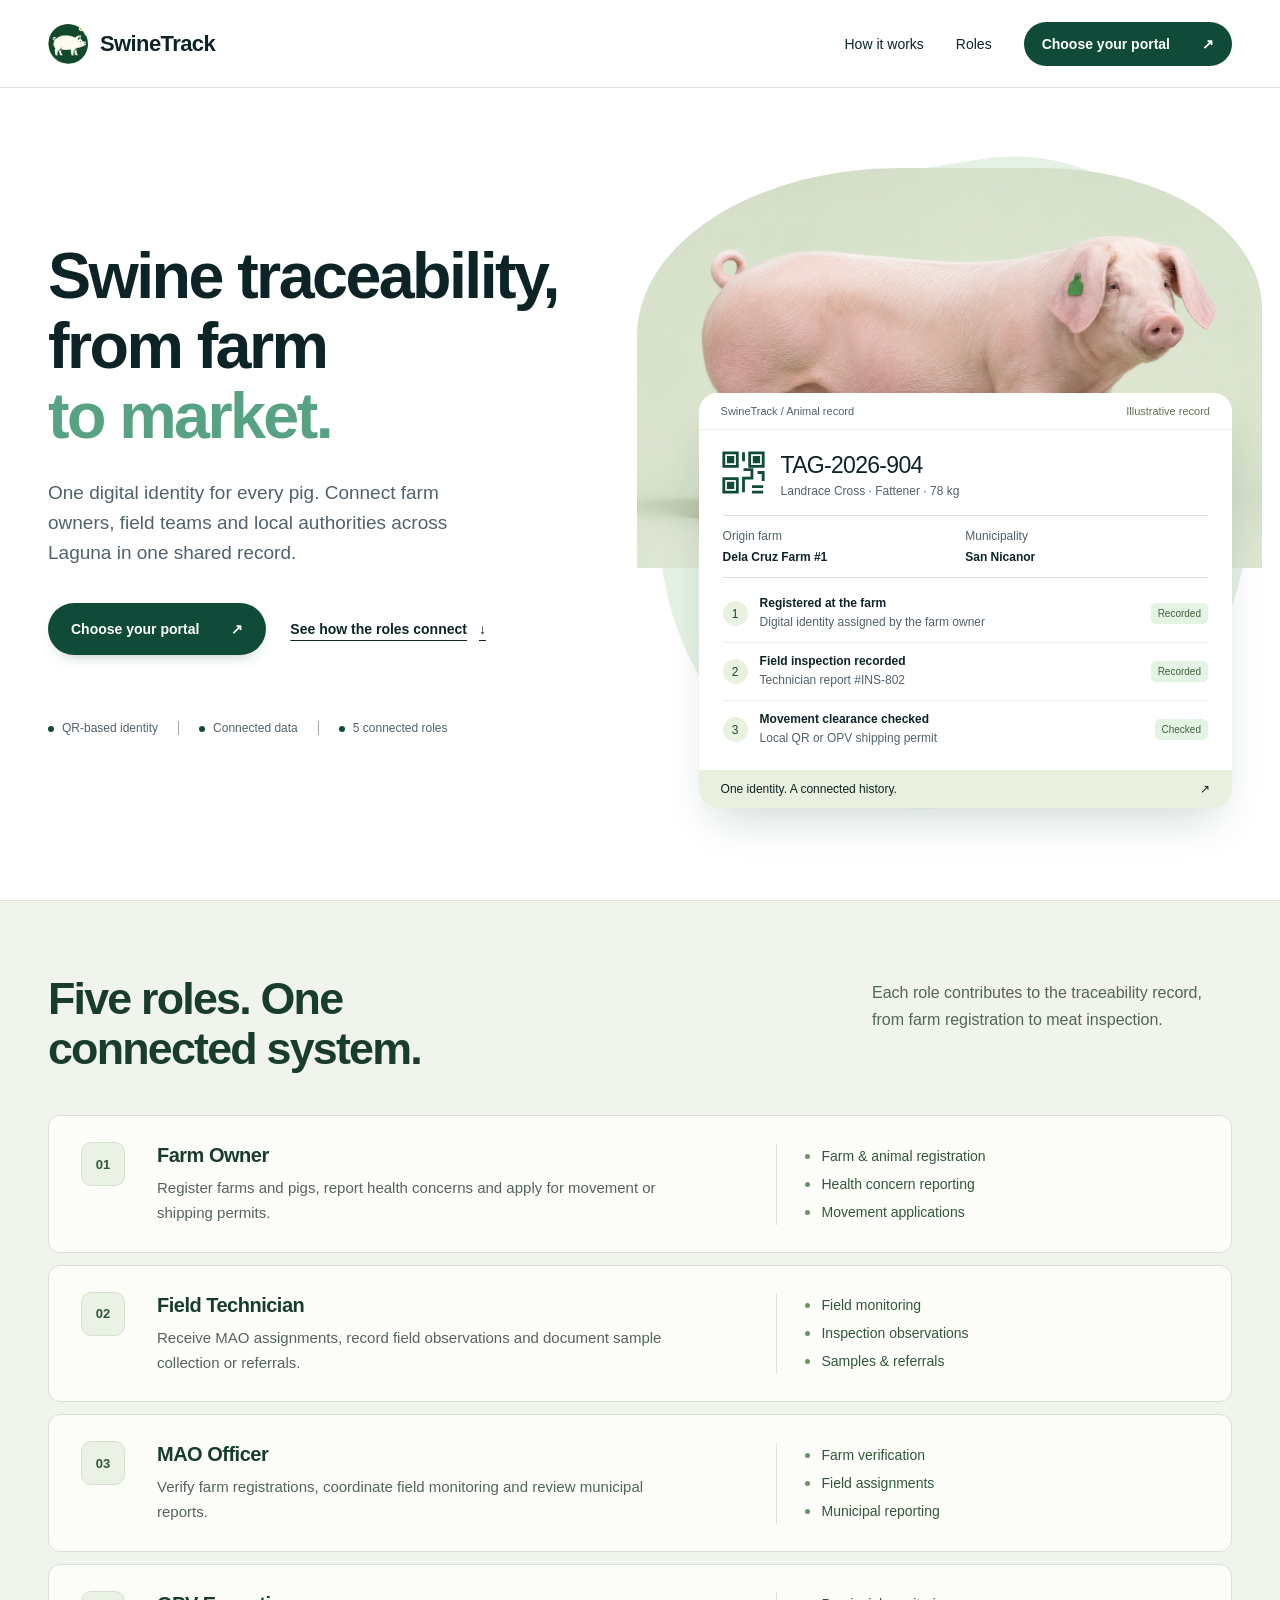
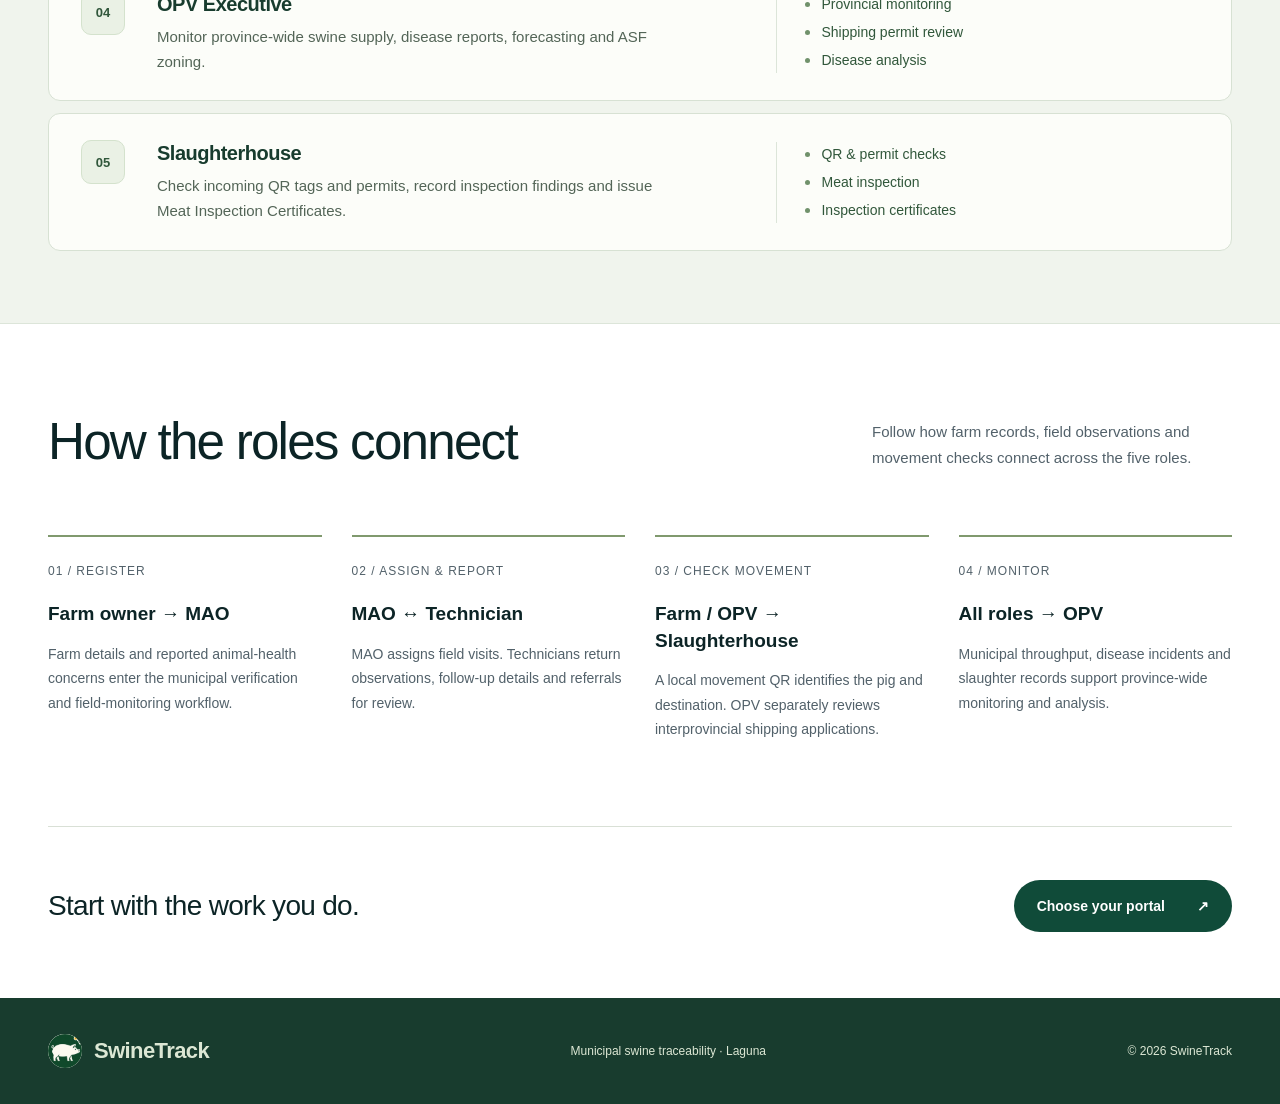
<file: index.html>
<!doctype html>
<html lang="en" data-type="software">

<head>
    <meta charset="utf-8">
    <meta name="viewport" content="width=device-width,initial-scale=1">
    <link rel="icon" type="image/png" href="assets/swinetrack-logo.png">
    <title>SwineTrack — Swine traceability for Laguna</title>
    <meta name="description"
        content="Connect farms, field technicians and local authorities with farm-to-market swine traceability in Laguna.">
    <meta name="page-type" content="software">
    <meta name="site-kind" content="software">
    <meta name="theme-color" content="#174e38">
    <link rel="stylesheet" href="landing.css">
</head>

<body>
    <a class="skip" href="#main">Skip to content</a>
    <header>
        <div class="wrap nav"><a class="brand" href="#" aria-label="SwineTrack home"><span class="brand-logo"><img
                        src="assets/swinetrack-logo.png" alt="" width="40"
                        height="40"></span><span>SwineTrack<small>Traceability platform · Laguna</small></span></a>
            <button class="menu-toggle" type="button" aria-label="Open navigation" aria-expanded="false" aria-controls="main-navigation"><span></span><span></span><span></span></button><nav id="main-navigation" aria-label="Main navigation"><a href="#workflow">How it works</a><a class="roles-nav"
                    href="#portals">Roles</a><a class="button small" href="#portal-access" data-portal-open>Choose your
                    portal <span aria-hidden="true">↗</span></a></nav>
        </div>
    </header>
    <main id="main">
        <section class="hero" data-enter>
            <div class="wrap hero-grid">
                <div class="hero-copy">
                    <h1>Swine traceability,<br>from farm<br><span class="hero-accent">to market.</span></h1>
                    <p>One digital identity for every pig. Connect farm owners, field teams and local authorities across
                        Laguna in one shared record.</p><a class="button" href="#portal-access" data-portal-open>Choose
                        your portal <span aria-hidden="true">↗</span></a><a class="text-link" href="#workflow">See how
                        the roles connect <span aria-hidden="true">↓</span></a>
                    <div class="hero-foot"><span>QR-based identity</span><span>Connected data</span><span>5 connected
                            roles</span></div>
                </div>
                <div class="hero-product">
                    <div class="hero-pig"><img src="assets/swine-hero.png" width="1536" height="1024"
                            alt="Pink Landrace pig with a green identification tag" fetchpriority="high"></div>
                    <div class="record" aria-label="Illustrative swine traceability record">
                        <div class="record-top"><span>SwineTrack / Animal record</span><span class="demo">Illustrative
                                record</span></div>
                        <div class="animal">
                            <div class="qr" aria-hidden="true"><svg viewBox="0 0 80 80" fill="none"
                                    stroke="currentColor" stroke-width="5">
                                    <path d="M5 5h24v24H5zM51 5h24v24H51zM5 51h24v24H5z" />
                                    <path d="M13 13h8v8h-8zM59 13h8v8h-8zM13 59h8v8h-8z" fill="currentColor" />
                                    <path d="M40 4v16m0 15h15v15H40v25m15-10h20M65 40h10v15M55 75h20" />
                                </svg></div>
                            <div>
                                <h2>TAG-2026-904</h2>
                                <p>Landrace Cross · Fattener · 78 kg</p>
                            </div>
                        </div>
                        <div class="record-fields">
                            <div><span>Origin farm</span><strong>Dela Cruz Farm #1</strong></div>
                            <div><span>Municipality</span><strong>San Nicanor</strong></div>
                        </div>
                        <h3>Traceability timeline</h3>
                        <ol class="timeline">
                            <li><span class="node">1</span>
                                <div><strong>Registered at the farm</strong>
                                    <p>Digital identity assigned by the farm owner</p>
                                </div><span class="status">Recorded</span>
                            </li>
                            <li><span class="node">2</span>
                                <div><strong>Field inspection recorded</strong>
                                    <p>Technician report #INS-802</p>
                                </div><span class="status">Recorded</span>
                            </li>
                            <li><span class="node">3</span>
                                <div><strong>Movement clearance checked</strong>
                                    <p>Local QR or OPV shipping permit</p>
                                </div><span class="status">Checked</span>
                            </li>
                            <li class="pending"><span class="node">4</span>
                                <div><strong>Slaughterhouse inspection</strong>
                                    <p>Ante- and post-mortem clearance</p>
                                </div><span class="status">Pending</span>
                            </li>
                        </ol>
                        <div class="record-bottom">One identity. A connected history.<span aria-hidden="true">↗</span>
                        </div>
                    </div>
                </div>
            </div>
        </section>
        <section id="portals">
            <div class="wrap">
                <div class="section-head">
                    <h2>Five roles. One connected system.</h2>
                    <p>Each role contributes to the traceability record, from farm registration to meat inspection.</p>
                </div>
                <div class="roles" id="roles"></div>
            </div>
        </section>
        <section id="workflow">
            <div class="wrap">
                <div class="section-head">
                    <h2>How the roles connect</h2>
                    <p>Follow how farm records, field observations and movement checks connect across the five roles.
                    </p>
                </div>
                <div class="flow">
                    <article><span>01 / REGISTER</span>
                        <h3>Farm owner → MAO</h3>
                        <p>Farm details and reported animal-health concerns enter the municipal verification and
                            field-monitoring workflow.</p>
                    </article>
                    <article><span>02 / ASSIGN & REPORT</span>
                        <h3>MAO ↔ Technician</h3>
                        <p>MAO assigns field visits. Technicians return observations, follow-up details and referrals
                            for review.</p>
                    </article>
                    <article><span>03 / CHECK MOVEMENT</span>
                        <h3>Farm / OPV → Slaughterhouse</h3>
                        <p>A local movement QR identifies the pig and destination. OPV separately reviews
                            interprovincial shipping applications.</p>
                    </article>
                    <article><span>04 / MONITOR</span>
                        <h3>All roles → OPV</h3>
                        <p>Municipal throughput, disease incidents and slaughter records support province-wide
                            monitoring and analysis.</p>
                    </article>
                </div>
                <div class="closing">
                    <p>Start with the work you do.</p><a class="button" href="#portal-access" data-portal-open>Choose
                        your portal <span aria-hidden="true">↗</span></a>
                </div>
            </div>
        </section>
    </main>
    <footer>
        <div class="wrap"><a class="brand" href="#"><span class="brand-logo"><img src="assets/swinetrack-logo.png"
                        alt="" width="40" height="40"></span>SwineTrack</a><span>Municipal swine traceability ·
                Laguna</span><span>© 2026 SwineTrack</span></div>
    </footer>
    <dialog id="portal-access" aria-labelledby="portal-title">
        <div class="portal-header">
            <h2 id="portal-title">Choose your portal</h2><button type="button" class="portal-close"
                aria-label="Close portal selector">×</button>
        </div>
        <p>Select your role to access your workspace.</p>
        <div id="portal-options"></div>
        <div id="portal-next" hidden><button type="button" class="portal-back">← All roles</button>
            <h3 id="selected-role"></h3>
            <p id="selected-description"></p><a class="button" id="portal-login">Sign in ↗</a><a class="portal-register"
                id="portal-register">Create account ↗</a>
        </div>
    </dialog>
    <script src="landing.js"></script>
</body>

</html>
</file>
<file: landing.css>
:root{--ink:#183c2e;--muted:#56685e;--green:#235e43;--paper:#f7f8f2;--line:#d9e0d6;--accent:#d6e9a9}*{box-sizing:border-box}html{scroll-behavior:smooth;scroll-padding-top:90px}body{margin:0;background:var(--paper);color:var(--ink);font-family:'Segoe UI',Arial,sans-serif}::selection{background:var(--accent);color:var(--ink)}a{color:inherit;text-decoration:none}a:focus-visible,button:focus-visible{outline:3px solid #a66b13;outline-offset:5px}.wrap{width:min(1248px,calc(100% - 96px));margin:auto}header{height:88px;border-bottom:1px solid var(--line);background:var(--paper)}.nav,.brand,nav{display:flex;align-items:center}.nav{height:100%;justify-content:space-between}.brand{gap:12px;font-weight:750;font-size:22px;letter-spacing:-.6px}.brand small{display:block;font-weight:400;font-size:12px;letter-spacing:.3px;margin-top:4px;color:var(--muted)}.mark{background:var(--green);color:var(--accent);width:40px;height:40px;display:grid;place-items:center;border-radius:50%;font-family:Georgia,serif;font-style:italic;font-size:31px}nav{gap:32px;font-size:14px}.button{display:inline-flex;align-items:center;justify-content:space-between;gap:32px;background:var(--green);color:white;padding:17px 23px;min-height:52px;font-size:14px;font-weight:600;border-radius:6px;transition:transform .2s,background .2s}.button:hover{background:#153f2c;transform:translateY(-2px)}.button:active{transform:translateY(1px)}.button.small{padding:13px 18px;min-height:44px}.skip{position:fixed;top:-80px;background:white;padding:15px;z-index:20}.skip:focus{top:8px}.hero{min-height:calc(100svh - 88px);display:grid;align-items:center;padding:64px 0 72px}.hero-grid{display:grid;grid-template-columns:1fr 1fr;gap:72px;align-items:center}h1{font-size:clamp(48px,5.1vw,74px);line-height:1.03;font-weight:600;letter-spacing:-.04em;margin:0 0 27px;text-wrap:balance}.hero-copy>p{max-width:420px;font-size:18px;line-height:1.65;color:var(--muted);margin:0 0 30px}.text-link{display:block;font-size:14px;width:fit-content;padding:22px 0;text-underline-offset:6px}.text-link:hover{text-decoration:underline}.hero-foot{display:flex;gap:24px;border-top:1px solid var(--line);padding-top:24px;margin-top:34px;font-size:12px;color:var(--muted)}.hero-foot span:before{content:'';display:inline-block;width:6px;height:6px;background:var(--green);border-radius:50%;margin-right:8px}.record{background:white;border:1px solid #cbd8cb;border-radius:14px;overflow:hidden;font-size:12px}.record-top{display:flex;justify-content:space-between;padding:20px 24px;border-bottom:1px solid var(--line);font-size:12px;color:var(--muted)}.demo{color:#617254}.animal{display:flex;gap:20px;align-items:center;padding:30px 26px}.qr{width:68px;height:68px;flex-shrink:0;color:var(--green)}.label{font-size:12px;letter-spacing:1.4px;color:var(--muted)}.animal h2{font-size:25px;letter-spacing:-.7px;margin:6px 0}.animal p{margin:0;color:var(--muted)}.record-fields{display:grid;grid-template-columns:1fr 1fr;margin:0 26px;padding:20px 0;border-top:1px solid var(--line);border-bottom:1px solid var(--line)}.record-fields span,.record-fields strong{display:block}.record-fields span{color:var(--muted);margin-bottom:7px}.record h3{font-size:12px;margin:25px 26px 6px}.timeline{list-style:none;padding:0 26px;margin:0 0 20px}.timeline li{display:flex;gap:12px;align-items:center;padding:17px 0;position:relative}.timeline li+li{border-top:1px solid #edf0e9}.node{background:#e9f1df;color:var(--green);border-radius:50%;width:25px;height:25px;display:grid;place-items:center;flex-shrink:0;font-size:12px}.timeline strong{font-weight:600;font-size:12px}.timeline p{font-size:12px;color:var(--muted);margin:5px 0 0;line-height:1.5}.status{margin-left:auto;font-size:12px;color:#42633e}.pending .status{color:#8b621d}.pending .node{background:#faf0d8;color:#8b621d}.record-bottom{display:flex;justify-content:space-between;background:#eaf0df;padding:18px 26px;font-size:12px}section:not(.hero){padding:90px 0;scroll-margin-top:0}#portals{background:#edf1e7;border-top:1px solid var(--line)}.section-head{display:flex;justify-content:space-between;align-items:end;gap:40px;margin-bottom:48px}h2{font-size:clamp(35px,4vw,52px);line-height:1.1;font-weight:500;letter-spacing:-.035em;margin:0}.section-head>p{max-width:360px;color:var(--muted);font-size:15px;line-height:1.7;margin:0}.role{display:grid;grid-template-columns:56px 220px 1fr 185px;gap:24px;align-items:center;padding:26px 0;border-top:1px solid #cbd5c5}.role-number{font-size:13px;color:var(--muted);font-variant-numeric:tabular-nums}.role h3{font-size:19px;font-weight:600;margin:0}.role p{font-size:14px;color:var(--muted);line-height:1.6;margin:0;max-width:450px}.role-actions{display:flex;flex-direction:column;gap:4px}.role-actions a{min-height:44px;padding:10px 15px;border:1px solid #bccab6;border-radius:5px;font-size:12px;text-align:center;transition:background .2s,transform .2s}.role-actions a:first-child{background:var(--green);color:white;border-color:var(--green)}.role-actions a:hover{transform:translateY(-2px);background:#d9e6cc}.role-actions a:first-child:hover{background:#153f2c}.portal-note{font-size:12px;color:var(--muted);margin-top:24px}.flow{display:grid;grid-template-columns:repeat(4,1fr);gap:30px;margin-top:65px}.flow article{border-top:2px solid #80996e;padding-top:24px}.flow article>span{font-size:12px;letter-spacing:1px;color:var(--muted)}.flow h3{font-size:19px;line-height:1.4;margin:22px 0 12px;font-weight:600}.flow p{font-size:14px;line-height:1.75;color:var(--muted)}.closing{margin-top:70px;border-top:1px solid var(--line);padding-top:35px;display:flex;align-items:center;justify-content:space-between}.closing p{font-size:28px;letter-spacing:-.7px}footer{background:#183c2e;color:#dce7d4;padding:36px 0}footer .wrap{display:flex;justify-content:space-between;align-items:center;gap:20px}footer span{font-size:12px}.hero-copy{animation:arrive .7s ease-out}.record{animation:arrive .9s ease-out}@keyframes arrive{from{transform:translateY(12px);opacity:.5}to{transform:none;opacity:1}}@media(min-width:1100px){#portals{min-height:100svh}}@media(max-width:1000px){.wrap{width:calc(100% - 56px)}.hero-grid{gap:32px}.role{grid-template-columns:30px 170px 1fr 150px;gap:16px}.flow{grid-template-columns:1fr 1fr}.animal{padding:24px 20px}.animal h2{font-size:21px}.status{display:none}}@media(max-width:700px){.wrap{width:calc(100% - 40px)}header{height:76px}.brand{font-size:19px}.brand small{font-size:12px}.mark{width:32px;height:32px;font-size:25px}nav>a:first-child{display:none}.button.small{font-size:12px;padding:12px;gap:12px}.hero{padding:42px 0;min-height:0}.hero-grid{grid-template-columns:1fr;gap:36px}h1{font-size:49px}.hero-copy>p{font-size:16px}.hero-copy>.button{width:100%}.hero-foot{margin-top:16px;padding-top:18px;gap:18px}.record-top{padding:17px}.animal{padding:22px 18px;gap:15px}.record-fields{margin:0 18px}.timeline{padding:0 18px}.record h3{margin-left:18px}.section-head{display:block;margin-bottom:32px}.section-head>p{margin-top:22px}section:not(.hero){padding:56px 0}.role{grid-template-columns:25px 1fr;gap:12px;padding:25px 0}.role p,.role-actions{grid-column:2}.role-actions{margin-top:8px;display:grid;grid-template-columns:1fr 1fr}.flow{grid-template-columns:1fr;gap:25px;margin-top:35px}.flow h3{margin-top:15px}.closing{display:block;margin-top:35px}.closing .button{width:100%}footer .wrap{flex-direction:column;align-items:start}h2{font-size:37px}}@media(prefers-reduced-motion:reduce){html{scroll-behavior:auto}*,*:before,*:after{animation:none!important;transition:none!important}}

/* SaaS hero: livestock visual and its connected digital record. */
.hero{background:#f8faf6}.hero-grid{grid-template-columns:1fr 1.08fr;gap:64px}.hero-accent{color:#43805b}.record{box-shadow:0 24px 65px -30px #163d353d;border:1px solid #d6e1d5;border-radius:16px}.record-top{background:#fff;padding:15px 22px}.pig-visual{position:relative;background:#e8efdf;height:245px;overflow:hidden}.pig-visual img{width:100%;height:100%;object-fit:cover;display:block;object-position:center 54%}.identity-tag{position:absolute;bottom:16px;left:20px;padding:9px 12px;background:#fff;border-radius:6px;font-size:12px;color:#235e43;display:flex;align-items:center;gap:8px}.tag-dot{width:7px;height:7px;border-radius:50%;background:#43805b}.animal{padding:19px 24px;gap:15px}.qr{width:45px;height:45px}.animal h2{font-size:22px}.record-fields{padding:14px 0;margin:0 24px}.record h3{margin:17px 24px 4px}.timeline{margin-bottom:12px;padding:0 24px}.timeline li{padding:12px 0}.timeline p{margin-top:3px}.record-bottom{padding:14px 24px}.hero-copy .button{box-shadow:0 7px 16px -10px #174e3880}.hero-foot{margin-top:24px}.hero{padding:40px 0 48px}@media(max-width:1000px){.hero-grid{gap:30px}.pig-visual{height:215px}.timeline p{font-size:12px}}@media(max-width:700px){.hero-grid{grid-template-columns:1fr;gap:32px}.hero{padding:38px 0 46px}h1{font-size:clamp(42px,11vw,60px)}.pig-visual{height:230px}.identity-tag{left:16px;bottom:14px}.record{border-radius:14px}.hero-foot{flex-wrap:wrap}.hero-copy>p{max-width:40ch}.brand small{max-width:155px;line-height:1.4}.nav{gap:10px}.button.small{gap:8px;white-space:nowrap}.record-fields{gap:12px}}
/* Reference-led hero: pig behind the animal identity panel. */
:root{--paper:#fff;--ink:#0c2426;--green:#104b39;--muted:#52616a}header{background:white;height:88px}.brand small{display:none}.mark{background:#196548}.button{border-radius:999px}.hero{background:#fff;overflow:hidden;min-height:calc(100svh - 88px);padding:44px 0 56px}.hero-grid{grid-template-columns:1.03fr 1fr;gap:32px}.hero-copy{position:relative;z-index:2}h1{font-size:clamp(48px,5.05vw,73px);line-height:1.08;letter-spacing:-.04em}.hero-accent{color:#57a282}.hero-copy>p{font-size:19px;line-height:1.6;max-width:460px}.hero-copy>.button{display:inline-flex}.hero-copy>.text-link{display:inline-flex;margin-left:24px;font-weight:600;text-decoration:underline;gap:12px}.hero-foot{border:0;margin-top:38px;gap:20px}.hero-foot span+span{border-left:1px solid #9aa8a1;padding-left:20px}.hero-product{position:relative;min-height:640px;display:flex;align-items:flex-end;justify-content:flex-end;padding-bottom:0}.hero-product:before{content:'';position:absolute;inset:0 -15px 5px -12px;border-radius:49% 36% 48% 43%;background:#e4f1e4;transform:rotate(-9deg)}.hero-pig{position:absolute;left:-28px;right:-30px;top:0;height:400px;z-index:1;overflow:hidden;border-radius:42% 35% 0 0}.hero-pig img{width:100%;height:100%;object-fit:cover;mix-blend-mode:multiply;object-position:58% 50%}.hero-product>.record{position:relative;z-index:2;width:94%;background:#fff;box-shadow:0 23px 45px -16px #1c49373b;border:0;border-radius:19px}.record-top{padding:12px 22px;font-size:11px;border-bottom:1px solid #edf0eb}.animal{padding:17px 22px}.animal h2{font-size:23px}.record-fields{padding:13px 0}.record h3{display:none}.timeline{margin-top:7px}.timeline li{padding:11px 0}.timeline .pending{display:none}.record-bottom{padding:12px 22px}.hero-product .status{display:block;background:#e3f3e4;padding:5px 7px;border-radius:5px;font-size:10px}.record-fields strong{font-size:12px}.hero-pig img{transition:transform .35s}.hero-product:hover .hero-pig img{transform:scale(1.02)}@media(max-width:1100px){.hero-copy>.text-link{margin-left:0;display:flex}.hero-product{min-height:600px}.hero-foot{gap:10px;flex-wrap:wrap}.hero-foot span+span{padding-left:10px}.hero-copy>p{font-size:17px}}@media(max-width:700px){header{height:76px}.roles-nav{display:none}.hero{padding-top:36px}.hero-grid{grid-template-columns:1fr;gap:20px}h1{font-size:clamp(39px,10vw,60px)}.hero-copy>.button{display:flex;width:100%}.hero-copy>.text-link{margin-left:0;justify-content:center;width:100%}.hero-foot{margin-top:10px;font-size:11px;padding-top:10px;gap:9px}.hero-foot span+span{padding-left:9px}.hero-product{min-height:575px;margin-top:12px}.hero-pig{top:0;left:-16px;right:-16px;height:310px}.hero-product>.record{width:100%}.hero-product:before{inset:0 -5px 10px}.hero-product .status{font-size:10px}.timeline strong{font-size:12px}.timeline p{font-size:11px}.animal h2{font-size:21px}}
/* Supplied SwineTrack brand mark; framing removes the source image's outer whitespace. */
.brand-logo{display:inline-block;position:relative;width:40px;height:40px;flex:0 0 40px;overflow:hidden;border-radius:50%;background:#fffaf0}.brand-logo img{position:absolute;width:61px;height:61px;max-width:none;left:-10.5px;top:-10.5px;object-fit:contain}footer .brand-logo{width:34px;height:34px;flex-basis:34px}footer .brand-logo img{width:52px;height:52px;left:-9px;top:-9px}@media(max-width:700px){.brand-logo{width:34px;height:34px;flex-basis:34px}.brand-logo img{width:52px;height:52px;left:-9px;top:-9px}}
.role-info{grid-template-columns:40px minmax(0,1.4fr) minmax(0,1fr);gap:28px;padding:32px 0;align-items:start}.role-info h3{margin-bottom:12px}.role-info p{max-width:540px}.role-info ul{margin:0;padding-left:20px;font-size:14px;line-height:2;color:var(--green)}dialog{width:min(500px,calc(100% - 32px));max-height:calc(100dvh - 40px);overflow:auto;padding:28px;border:1px solid var(--line);border-radius:16px;background:#fff;color:var(--ink);box-shadow:0 24px 80px #102c3338}dialog::backdrop{background:#0b242a70}.portal-header{display:flex;align-items:center;justify-content:space-between;gap:12px}.portal-header h2{font-size:28px;letter-spacing:-.025em}.portal-close{width:44px;height:44px;border:0;background:#f0f4ed;border-radius:50%;font-size:26px;color:var(--ink);cursor:pointer}dialog p{font-size:14px;line-height:1.7;color:var(--muted)}#portal-options{display:grid;gap:9px;margin-top:24px}#portal-options[hidden],#portal-next[hidden]{display:none}.portal-option{width:100%;padding:17px 18px;background:#f7f9f4;border:1px solid var(--line);border-radius:8px;font:600 15px 'Segoe UI',sans-serif;color:var(--ink);display:flex;justify-content:space-between;cursor:pointer;transition:background .2s,transform .2s}.portal-option:hover{background:#e6f0df;transform:translateY(-2px)}.portal-option:active{transform:translateY(1px)}.portal-back{border:0;background:none;color:var(--green);font:inherit;font-size:13px;min-height:44px;cursor:pointer;margin-top:12px}.portal-back:hover{text-decoration:underline}#selected-role{font-size:26px;margin:20px 0 10px}#selected-description{margin-bottom:28px}#portal-login{display:flex;width:100%}.portal-register{display:flex;justify-content:center;border:1px solid var(--line);border-radius:999px;padding:16px 23px;margin-top:12px;font-size:14px;font-weight:600;min-height:52px}.portal-register:hover{background:#edf3e7}@media(max-width:700px){.role-info{grid-template-columns:25px minmax(0,1fr);gap:12px}.role-info>div,.role-info ul{grid-column:2}.role-info p{margin-top:10px}dialog{padding:22px}.portal-header h2{font-size:25px}}

/* Role directory: shared record, distinct responsibilities. */
#portals{background:#f0f4ed;border-block:1px solid #dce5d9;color:#183c2e}
#portals .section-head{align-items:start;gap:64px;margin-bottom:42px}
#portals .section-head h2{max-width:620px;font-size:clamp(36px,3.5vw,50px);font-weight:600;line-height:1.12;letter-spacing:-.04em;text-wrap:balance}
#portals .section-head>p{padding-top:6px;font-size:16px;line-height:1.7;color:#536557}
#roles{display:grid;gap:12px}
#roles .role-info{position:relative;grid-template-columns:48px minmax(0,1.4fr) minmax(0,1fr);gap:28px;align-items:center;padding:26px 32px;background:#fcfdf9;border:1px solid #d7e1d3;border-radius:12px}
#roles .role-number{display:grid;place-items:center;align-self:start;width:44px;height:44px;border:1px solid #d4e2cd;border-radius:10px;background:#eaf1e5;color:#31573b;font-size:13px;font-weight:600;font-variant-numeric:tabular-nums}
#roles h3{margin:0 0 8px;font-size:20px;line-height:1.3;font-weight:650;letter-spacing:-.025em}
#roles p{max-width:510px;font-size:15px;line-height:1.65;color:#536557}
#roles ul{list-style:none;border-left:1px solid #dce5d9;padding:2px 0 2px 28px;margin:0;display:grid;gap:7px;font-size:14px;line-height:1.5;color:#31573b}
#roles li{position:relative;padding-left:16px}
#roles li:before{content:'';position:absolute;left:0;top:.6em;width:5px;height:5px;border-radius:50%;background:#70916b}
#portal-access{padding:32px;border-color:#d7e1d3;border-radius:18px;color:#183c2e;box-shadow:0 32px 100px #183c2e30}
#portal-access .portal-header h2{font-weight:600;line-height:1.2}
#portal-access>p{font-size:15px;color:#536557}
#portal-options{gap:10px}
#portal-access .portal-option{min-height:58px;padding:17px 20px;border-color:#d7e1d3;background:#f8faf5;border-radius:10px;color:#183c2e}
#portal-access .portal-option span{color:#577951}
#portal-access .portal-option:hover{background:#eaf1e5;border-color:#8fab83;transform:translateY(-2px)}
#portal-access .portal-option:active{transform:translateY(1px)}
#portal-access .portal-close{background:#edf3e8;color:#31573b;transition:background .2s}
#portal-access .portal-close:hover{background:#dce8d5}
#portal-access .portal-register{border-color:#bacdb3;color:#235e43;transition:background .2s,transform .2s}
#portal-access .portal-register:hover{background:#edf3e7;transform:translateY(-2px)}
#portal-access .portal-register:active{transform:translateY(1px)}
@media(min-width:1100px){#portals{min-height:100svh;padding-block:72px}}
@media(max-width:1000px){#portals .section-head{gap:32px}#roles .role-info{grid-template-columns:44px minmax(0,1.2fr) minmax(0,1fr);gap:20px;padding:24px}#roles ul{padding-left:20px}}
@media(max-width:700px){#portals .section-head{margin-bottom:28px}#portals .section-head h2{font-size:36px;max-width:450px}#portals .section-head>p{padding-top:0;margin-top:18px}#roles{gap:14px}#roles .role-info{grid-template-columns:36px minmax(0,1fr);gap:12px 16px;padding:22px 20px;align-items:start}#roles .role-number{width:36px;height:36px;font-size:12px;border-radius:8px}#roles h3{font-size:20px;margin-top:4px}#roles p{margin-top:8px}#roles ul{grid-column:2;border-left:0;border-top:1px solid #dce5d9;padding:14px 0 0;gap:8px}#portal-access{padding:24px}#portal-access .portal-header h2{font-size:25px}}
@media(prefers-reduced-motion:reduce){#portal-access *{transition:none;transform:none}}

/* Keep the closing prompt close to the footer. */
#workflow{padding-bottom:48px}
@media(max-width:700px){#workflow{padding-bottom:36px}}


/* Mobile hero: readable introduction followed by image and record in normal flow. */
@media(max-width:700px){
 .hero{padding:32px 0 40px;min-height:0}
 .hero-grid{display:grid;grid-template-columns:minmax(0,1fr);gap:28px}
 .hero-copy{min-width:0}
 .hero h1{font-size:clamp(36px,10vw,52px);line-height:1.1;letter-spacing:-.04em;margin-bottom:20px;max-width:none;text-wrap:balance}
 .hero h1 br{display:revert}

 .hero-copy>p{font-size:16px;line-height:1.65;margin-bottom:24px;max-width:36ch}
 .hero-copy>.button{min-height:52px;width:100%;justify-content:center;gap:18px}
 .hero-copy>.text-link{margin:4px 0 0;padding:16px 0;min-height:48px;font-size:14px;line-height:1.4;text-align:center}
 .hero-foot{display:flex;flex-wrap:wrap;gap:10px 16px;margin:8px 0 0;padding:16px 0 0;border-top:1px solid #dce5d9;font-size:12px;line-height:1.5}
 .hero-foot span+span{border:0;padding-left:0}
 .hero-product{display:flex;flex-direction:column;align-items:stretch;min-height:0;margin:0;padding:0;background:#eaf3e7;border:1px solid #dce7d7;border-radius:18px;overflow:hidden}
 .hero-product:before{display:none}
 .hero-pig{position:relative;inset:auto;width:100%;height:auto;aspect-ratio:1.5;border-radius:0;overflow:hidden;flex:none}
 .hero-pig img{display:block;width:100%;height:100%;object-fit:cover;object-position:center;mix-blend-mode:multiply}
 .hero-product>.record{width:100%;border-radius:0;border:0;border-top:1px solid #dce7d7;box-shadow:none;animation:none}
 .hero .record-top{padding:14px 16px;gap:12px;flex-wrap:wrap;font-size:11px;line-height:1.4}
 .hero .animal{padding:18px 16px;gap:12px}
 .hero .animal h2{font-size:20px;line-height:1.2;overflow-wrap:anywhere}
 .hero .animal p{font-size:12px;line-height:1.6}
 .hero .record-fields{margin:0 16px;padding:16px 0;gap:16px;line-height:1.4}
 .hero .record-fields strong{overflow-wrap:anywhere}
 .hero .timeline{padding:0 16px;margin:4px 0 12px}
 .hero .timeline li{gap:10px;padding:14px 0;align-items:start;flex-wrap:wrap}
 .hero .timeline li>div{flex:1;min-width:0}
 .hero .timeline strong{font-size:12px;line-height:1.5}
 .hero .timeline p{font-size:12px;line-height:1.5}
 .hero-product .status{display:none}
 .hero .record-bottom{padding:15px 16px;gap:12px;line-height:1.5;font-size:12px}
}



/* Compact mobile navigation with the original section and portal links. */
.menu-toggle{display:none}
@media(max-width:700px){
 header{position:relative;z-index:10}
 .menu-toggle{display:flex;flex-direction:column;align-items:center;justify-content:center;gap:5px;width:44px;height:44px;border:1px solid #d7e1d3;border-radius:10px;background:#f8faf5;color:var(--green);cursor:pointer}
 .menu-toggle span{display:block;width:20px;height:2px;background:currentColor;transition:transform .2s,opacity .2s}
 .menu-toggle[aria-expanded="true"] span:first-child{transform:translateY(7px) rotate(45deg)}
 .menu-toggle[aria-expanded="true"] span:nth-child(2){opacity:0}
 .menu-toggle[aria-expanded="true"] span:last-child{transform:translateY(-7px) rotate(-45deg)}
 #main-navigation{display:none;position:absolute;top:100%;left:0;right:0;background:#fff;padding:16px 20px 24px;border-bottom:1px solid #d7e1d3;box-shadow:0 16px 24px #183c2e12;gap:8px;align-items:stretch;flex-direction:column}
 #main-navigation.is-open{display:flex}
 #main-navigation>a:first-child,#main-navigation>.roles-nav{display:flex;align-items:center;min-height:48px;padding:12px 16px;font-size:16px;border-radius:8px}
 #main-navigation>a:not(.button):hover{background:#edf3e7}
 #main-navigation>.button{margin-top:8px;min-height:48px;justify-content:center;gap:16px;font-size:14px}
}
</file>
